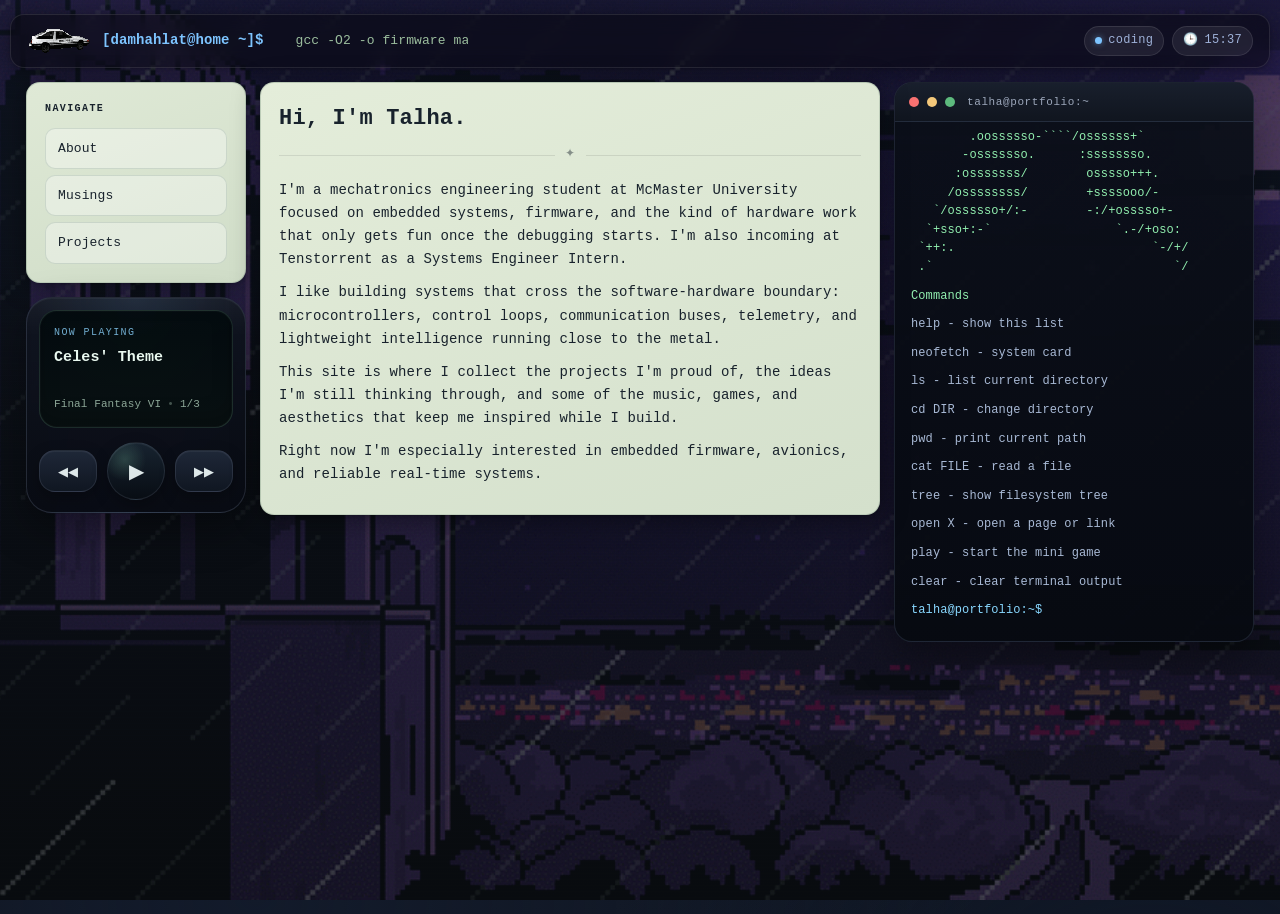
<file: index.html>
<!doctype html>
<html lang="en">
  <head>
    <meta charset="UTF-8" />
    <meta name="viewport" content="width=device-width, initial-scale=1" />
    <title>Talha</title>
    <link rel="icon" type="image/png" href="/assets/img/favicon.png" />

    <link rel="stylesheet" href="/assets/css/base.css" />
    <link rel="stylesheet" href="/assets/css/theme.css" />
    <link rel="stylesheet" href="/assets/css/layout.css" />
    <link rel="stylesheet" href="/assets/css/components.css" />

    <style>
      .navlist a.is-active { text-decoration: underline; }
      .brand__link.is-active { text-decoration: underline; }

      /* ── Topbar inner: stretch to fill height ── */
      .topbar {
        /* override so canvas can fill edge-to-edge vertically */
        padding: 0;
      }
      .topbar__inner {
        padding: 0 16px;
        min-height: 52px;
        align-items: stretch; /* children fill full height */
      }

      /* ── Brand / car ── */
      .brand {
        display: flex;
        align-items: center;
      }
      .brand-car {
        display: inline-flex;
        align-items: center;
        gap: 10px;
        text-decoration: none;
      }
      .car-sprite {
        display: inline-block;
        width: 65px;
        height: 28px;
        background-image: url('/assets/img/ae86_strip.png');
        background-repeat: no-repeat;
        background-size: 520px 28px;
        background-position: 0px 0px;
        image-rendering: pixelated;
        image-rendering: crisp-edges;
        flex-shrink: 0;
      }
      .brand-label {
        font-size: 14px;
        font-weight: 700;
        color: var(--accent);
        font-family: ui-monospace, SFMono-Regular, Menlo, Monaco, Consolas, monospace;
        white-space: nowrap;
      }

      /* ── Middle zone: typewriter ── */
      .topbar-middle {
        flex: 1;
        display: flex;
        align-items: center;
        padding: 0 20px;
        min-width: 0;
      }
      .typewriter {
        font-size: 13px;
        font-family: ui-monospace, SFMono-Regular, Menlo, Monaco, Consolas, monospace;
        color: rgba(180, 220, 180, 0.85);
        white-space: nowrap;
        overflow: hidden;
        display: flex;
        align-items: center;
        gap: 0;
      }
      .typewriter__text {
        /* text filled in by JS */
      }
      .typewriter__cursor {
        display: inline-block;
        width: 8px;
        height: 14px;
        background: rgba(180, 220, 180, 0.85);
        margin-left: 2px;
        vertical-align: middle;
        animation: cursor-blink 1s step-end infinite;
      }
      @keyframes cursor-blink {
        0%, 100% { opacity: 1; }
        50%       { opacity: 0; }
      }

      /* ── Right zone: cmatrix + pills ── */
      .topbar__meta {
        display: flex;
        align-items: stretch; /* let canvas fill height */
        gap: 8px;
        flex-wrap: nowrap;
        justify-content: flex-end;
        min-width: 0;
      }

      /* Matrix canvas */
      #matrix-canvas {
        display: block;
        align-self: center;
        opacity: 0.90;
        height: 36px;
        width: clamp(390px, 45vw, 640px);
        flex: 0 0 auto;
      }

      /* Pills need to re-center themselves since topbar stretches */
      .pill {
        align-self: center;
      }
    </style>
  </head>

  <body>
    <a class="skip-link" href="#content">Skip to content</a>
    <div class="site-bg" aria-hidden="true"></div>

    <header class="topbar frame">
      <div class="topbar__inner">

        <!-- Left: car + hostname -->
        <div class="brand">
          <a class="brand-car" href="/" id="home-link" aria-label="damhahlat home">
            <span class="car-sprite" id="car-sprite" aria-hidden="true"></span>
            <span class="brand-label">[damhahlat@home ~]$</span>
          </a>
        </div>

        <!-- Middle: typewriter -->
        <div class="topbar-middle">
          <div class="typewriter">
            <span class="typewriter__text" id="tw-text"></span>
            <span class="typewriter__cursor" id="tw-cursor"></span>
          </div>
        </div>

        <!-- Right: matrix + status + clock -->
        <div class="topbar__meta">
          <canvas id="matrix-canvas" aria-hidden="true"></canvas>
          <span class="pill" id="status-pill" title="vibing">
            <span class="dot"></span> calm
          </span>
          <span class="pill" title="Local time">
            <span aria-hidden="true">🕒</span> <span id="clock">--:--</span>
          </span>
        </div>

      </div>
    </header>

    <main class="frame shell" id="content">
      <aside class="sidebar-stack">
        <section class="panel panel--nav" aria-label="Primary navigation">
          <h2 class="panel__title">Navigate</h2>
          <nav>
          <ul class="navlist">
            <li><a href="/about/">About</a></li>
            <li><a href="/musings/">Musings</a></li>
            <li><a href="/projects/">Projects</a></li>
          </ul>
        </nav>
      </section>

        <section class="musicbox musicbox--console" aria-label="Music player">
          <div class="musicbox__shell">
            <div class="musicbox__screen">
              <div class="musicbox__label">NOW PLAYING</div>
              <div class="musicbox__title" id="np-track">Celes' Theme</div>
              <div class="musicbox__meta">
                <span id="np-game">Final Fantasy VI</span>
                <span class="musicbox__sep">•</span>
                <span id="np-index">1/3</span>
              </div>
            </div>

            <div class="musicbox__controls">
              <button class="mbtn mbtn--side" id="btn-prev" aria-label="Previous track">◀◀</button>
              <button class="mbtn mbtn--play" id="btn-play" aria-label="Play or pause">▶</button>
              <button class="mbtn mbtn--side" id="btn-next" aria-label="Next track">▶▶</button>
            </div>
          </div>
          <audio id="audio" preload="auto"></audio>
        </section>
      </aside>

      <section class="panel panel--main" id="spa-content">
        <div class="prose">
          <h1>Hi, I'm Talha.</h1>
          <div class="ornament" aria-hidden="true"><span>✦</span></div>
          <p>I'm a mechatronics engineering student at McMaster University focused on embedded systems, firmware, and the kind of hardware work that only gets fun once the debugging starts. I'm also incoming at Tenstorrent as a Systems Engineer Intern.</p>
          <p>I like building systems that cross the software-hardware boundary: microcontrollers, control loops, communication buses, telemetry, and lightweight intelligence running close to the metal.</p>
          <p>This site is where I collect the projects I'm proud of, the ideas I'm still thinking through, and some of the music, games, and aesthetics that keep me inspired while I build.</p>
          <p>Right now I'm especially interested in embedded firmware, avionics, and reliable real-time systems.</p>
        </div>
      </section>

      <section class="terminal-card" aria-label="Interactive terminal">
        <div class="terminal-card__topbar">
          <span class="terminal-card__dot terminal-card__dot--red" aria-hidden="true"></span>
          <span class="terminal-card__dot terminal-card__dot--yellow" aria-hidden="true"></span>
          <span class="terminal-card__dot terminal-card__dot--green" aria-hidden="true"></span>
          <span class="terminal-card__title">talha@portfolio:~</span>
        </div>

        <div class="terminal-card__body">
          <div class="terminal-screen" id="terminal-screen" aria-live="polite">
            <div class="terminal-output" id="terminal-output"></div>

            <form class="terminal-inputbar terminal-inputbar--inline" id="terminal-form" autocomplete="off">
              <label class="terminal-prompt" for="terminal-input">talha@portfolio:~$</label>
              <input
                class="terminal-input"
                id="terminal-input"
                name="command"
                type="text"
                spellcheck="false"
                autocomplete="off"
                autocapitalize="off"
                aria-label="Terminal command input"
              />
            </form>
          </div>
        </div>
      </section>
    </main>

    <script src="/assets/js/spa.js"></script>
    <script>
    /* Handle ?redirect=/path/ from sub-page direct loads */
    (function() {
      var params = new URLSearchParams(window.location.search);
      var redirect = params.get("redirect");
      if (redirect) {
        // Clean the URL first, then let SPA navigate
        history.replaceState({}, "", redirect);
        // Small delay to let spa.js initialise first
        setTimeout(function() {
          var link = document.querySelector('.navlist a[href="' + redirect + '"]');
          if (link) link.click();
          else {
            // Fallback: fetch directly
            var url = new URL(redirect, window.location.origin);
            fetch(url.href)
              .then(function(r) { return r.text(); })
              .then(function(text) {
                var doc = new DOMParser().parseFromString(text, "text/html");
                var incoming = doc.getElementById("spa-content");
                var current  = document.getElementById("spa-content");
                if (incoming && current) {
                  current.innerHTML = incoming.innerHTML;
                  if (doc.title) document.title = doc.title;
                }
              });
          }
        }, 80);
      }
    })();
    </script>
    <script src="/assets/js/main.js"></script>

    <script>
    /* ════════════════════════════════
       AE86 SPIN
    ════════════════════════════════ */
    (function() {
      var sprite = document.getElementById("car-sprite");
      if (!sprite) return;
      var SLOT_W = 65, FRAMES = 8, frame = 0, timer = null;
      function setFrame(f) {
        frame = ((f % FRAMES) + FRAMES) % FRAMES;
        sprite.style.backgroundPosition = (-frame * SLOT_W) + "px 0px";
      }
      function spin() {
        timer = setInterval(function() { setFrame(frame + 1); }, 90);
        setTimeout(function() {
          clearInterval(timer); timer = null;
          setFrame(0);
          setTimeout(spin, 4500);
        }, 90 * FRAMES * 2); // 2 full rotations
      }
      setFrame(0);
      setTimeout(spin, 2000);
    })();
    </script>

    <script>
    /* ════════════════════════════════
       TYPEWRITER
    ════════════════════════════════
       Types each phrase, pauses, deletes, moves to next.
       Realistic variable speed — slightly random per char.
    ════════════════════════════════ */
    (function() {
      var el = document.getElementById("tw-text");
      if (!el) return;

      var phrases = [
        "gcc -O2 -o firmware main.c",
        "openocd && gdb target.elf",
        "git commit -m \"bringup works\"",
        "ssh takumi@akina.local",
        "while(1) { learn(); }",
        "grep -r \"UART\" .   # found it",
        "printf(\"telemetry online\\n\");",
        "mosquitto_pub -t rocket/data",
        "i2cdetect -y 1",
        "cat /proc/self/status",
      ];

      var idx = 0, pos = 0, deleting = false;

      // Randomise typing speed per char for realism
      function typeDelay()   { return 60 + Math.random() * 60; }
      function deleteDelay() { return 30 + Math.random() * 20; }

      function tick() {
        var phrase = phrases[idx];

        if (!deleting) {
          // Type one char
          pos++;
          el.textContent = phrase.slice(0, pos);
          if (pos === phrase.length) {
            // Finished typing — pause then start deleting
            setTimeout(function() { deleting = true; tick(); }, 1800);
            return;
          }
          setTimeout(tick, typeDelay());
        } else {
          // Delete one char
          pos--;
          el.textContent = phrase.slice(0, pos);
          if (pos === 0) {
            // Finished deleting — pause then move to next phrase
            deleting = false;
            idx = (idx + 1) % phrases.length;
            setTimeout(tick, 500);
            return;
          }
          setTimeout(tick, deleteDelay());
        }
      }

      // Start after a short delay
      setTimeout(tick, 1200);
    })();
    </script>

    <script>
    /* ════════════════════════════════
       CMATRIX RAIN — no background box
       Fills the full topbar height
    ════════════════════════════════ */
    (function() {
      var canvas = document.getElementById("matrix-canvas");
      if (!canvas) return;
      var ctx = canvas.getContext("2d");

      // Size canvas to match topbar height exactly
      function resize() {
        var dpr = Math.max(1, window.devicePixelRatio || 1);
        var cssHeight = 36;
        var cssWidth = Math.round(canvas.getBoundingClientRect().width || 320);
        canvas.height = Math.round(cssHeight * dpr);
        canvas.width  = Math.round(cssWidth * dpr);
        ctx.setTransform(dpr, 0, 0, dpr, 0, 0);
        initDrops();
      }

      var CHARS = "アイウエオカキクケコサシスセソタチツテトナニヌネノハヒフヘホマミムメモヤユヨラリルレロワヲン0123456789";
      var FONT  = 9;
      var drops = [];

      function initDrops() {
        var cols = Math.floor(canvas.width / FONT);
        drops = [];
        for (var i = 0; i < cols; i++) {
          // Stagger starts so they don't all begin at top
          drops.push(Math.random() * -(canvas.height / FONT));
        }
      }

      function randChar() {
        return CHARS[Math.floor(Math.random() * CHARS.length)];
      }

      function draw() {
        var h = canvas.height / (window.devicePixelRatio || 1);
        var w = canvas.width / (window.devicePixelRatio || 1);
        var cols = Math.floor(w / FONT);

        // Fade — transparent so topbar bg shows through
        ctx.fillStyle = "rgba(0, 0, 0, 0)";
        ctx.clearRect(0, 0, w, h);

        // Subtle column fade trails using shadow rects
        ctx.fillStyle = "rgba(0,10,0, 0.25)";
        ctx.fillRect(0, 0, w, h);

        ctx.font = FONT + "px monospace";

        for (var i = 0; i < cols; i++) {
          var y = Math.floor(drops[i]) * FONT;

          // Head — bright
          ctx.fillStyle = "#88ffaa";
          ctx.fillText(randChar(), i * FONT, y);

          // One step behind — mid
          if (drops[i] > 1) {
            ctx.fillStyle = "#00bb44";
            ctx.fillText(randChar(), i * FONT, y - FONT);
          }

          // Two steps — dim
          if (drops[i] > 2) {
            ctx.fillStyle = "#007722";
            ctx.fillText(randChar(), i * FONT, y - FONT * 2);
          }

          // Reset when off bottom
          if (y > h && Math.random() > 0.90) {
            drops[i] = 0;
          }
          drops[i] += 0.45;
        }
      }

      resize();
      window.addEventListener("resize", resize);
      setInterval(draw, 55);
    })();
    </script>

  </body>
</html>
</file>
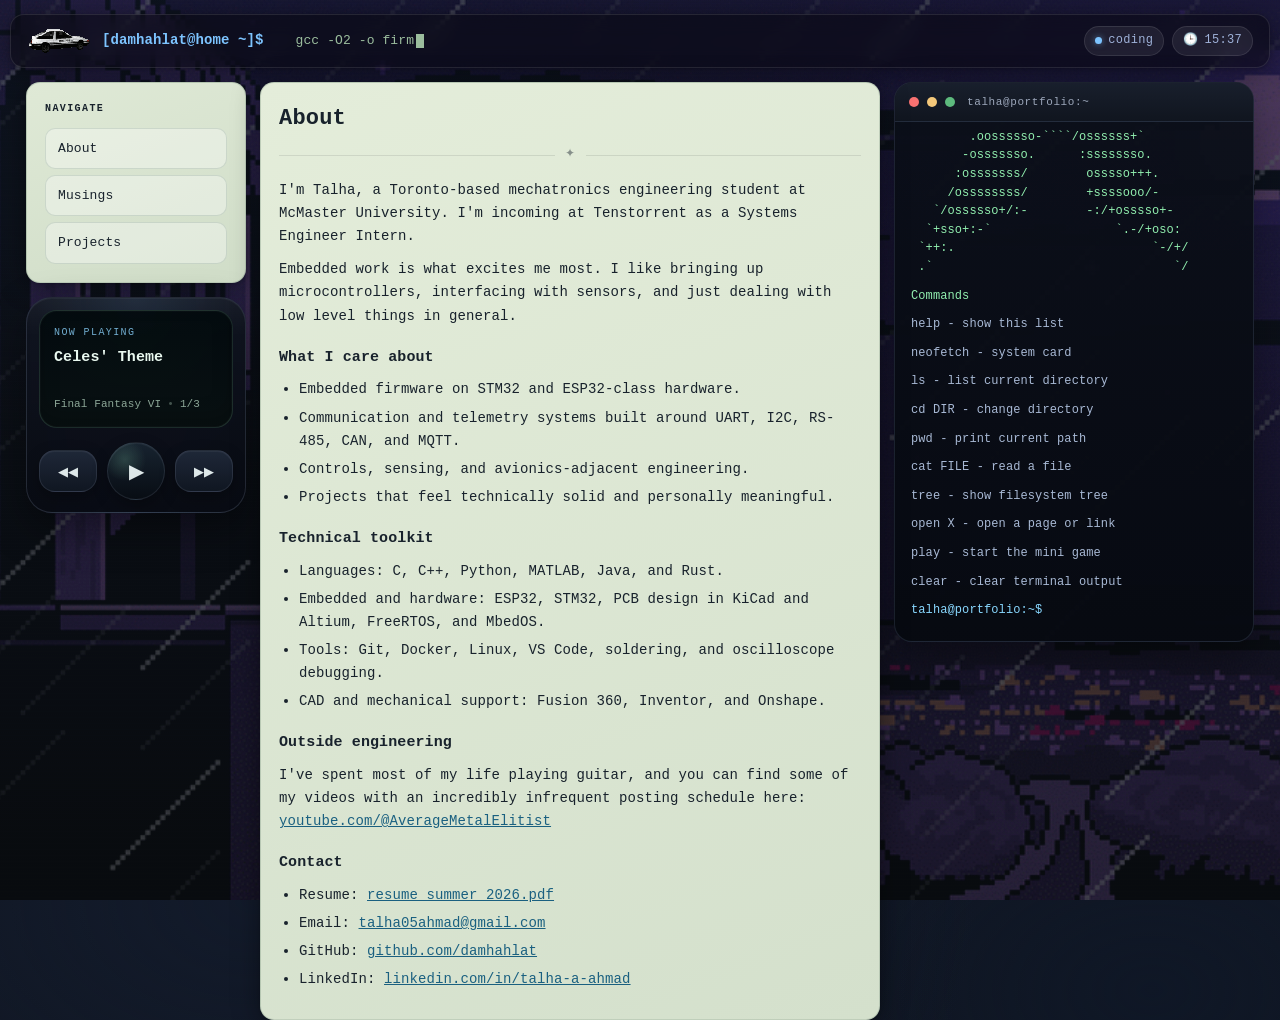
<file: about/index.html>
<!doctype html>
<html lang="en">
  <head>
    <meta charset="UTF-8" />
    <meta name="viewport" content="width=device-width, initial-scale=1" />
    <title>About • Talha</title>
    <link rel="icon" type="image/png" href="/assets/img/favicon.png" />
    <link rel="stylesheet" href="/assets/css/base.css" />
    <link rel="stylesheet" href="/assets/css/theme.css" />
    <link rel="stylesheet" href="/assets/css/layout.css" />
    <link rel="stylesheet" href="/assets/css/components.css" />
  <script>
    // If loaded directly (not via SPA), redirect to homepage which will load this content
    if (!document.referrer.includes(window.location.hostname) ||
        !window.history.state) {
      var path = window.location.pathname;
      if (path !== "/" && path !== "/index.html") {
        window.location.replace("/?redirect=" + encodeURIComponent(path));
      }
    }
  </script>
  </head>
  <body>
    <section id="spa-content" class="panel panel--main">
      <div class="prose">
        <h1>About</h1>
        <div class="ornament" aria-hidden="true"><span>✦</span></div>
        <p>I'm Talha, a Toronto-based mechatronics engineering student at McMaster University. I'm incoming at Tenstorrent as a Systems Engineer Intern.</p>
        <p>Embedded work is what excites me most. I like bringing up microcontrollers, interfacing with sensors, and just dealing with low level things in general.</p>

        <h2>What I care about</h2>
        <ul>
          <li>Embedded firmware on STM32 and ESP32-class hardware.</li>
          <li>Communication and telemetry systems built around UART, I2C, RS-485, CAN, and MQTT.</li>
          <li>Controls, sensing, and avionics-adjacent engineering.</li>
          <li>Projects that feel technically solid and personally meaningful.</li>
        </ul>

        <h2>Technical toolkit</h2>
        <ul>
          <li>Languages: C, C++, Python, MATLAB, Java, and Rust.</li>
          <li>Embedded and hardware: ESP32, STM32, PCB design in KiCad and Altium, FreeRTOS, and MbedOS.</li>
          <li>Tools: Git, Docker, Linux, VS Code, soldering, and oscilloscope debugging.</li>
          <li>CAD and mechanical support: Fusion 360, Inventor, and Onshape.</li>
        </ul>

        <h2>Outside engineering</h2>
        <p>I've spent most of my life playing guitar, and you can find some of my videos with an incredibly infrequent posting schedule here: <a href="https://www.youtube.com/@AverageMetalElitist" target="_blank" rel="noreferrer">youtube.com/@AverageMetalElitist</a></p>

        <h2>Contact</h2>
        <ul>
          <li>Resume: <a href="/assets/docs/resume_summer_2026.pdf" target="_blank" rel="noreferrer">resume_summer_2026.pdf</a></li>
          <li>Email: <a href="mailto:talha05ahmad@gmail.com">talha05ahmad@gmail.com</a></li>
          <li>GitHub: <a href="https://github.com/damhahlat" target="_blank" rel="noreferrer">github.com/damhahlat</a></li>
          <li>LinkedIn: <a href="https://www.linkedin.com/in/talha-a-ahmad/" target="_blank" rel="noreferrer">linkedin.com/in/talha-a-ahmad</a></li>
        </ul>
      </div>
    </section>
  </body>
</html>
</file>
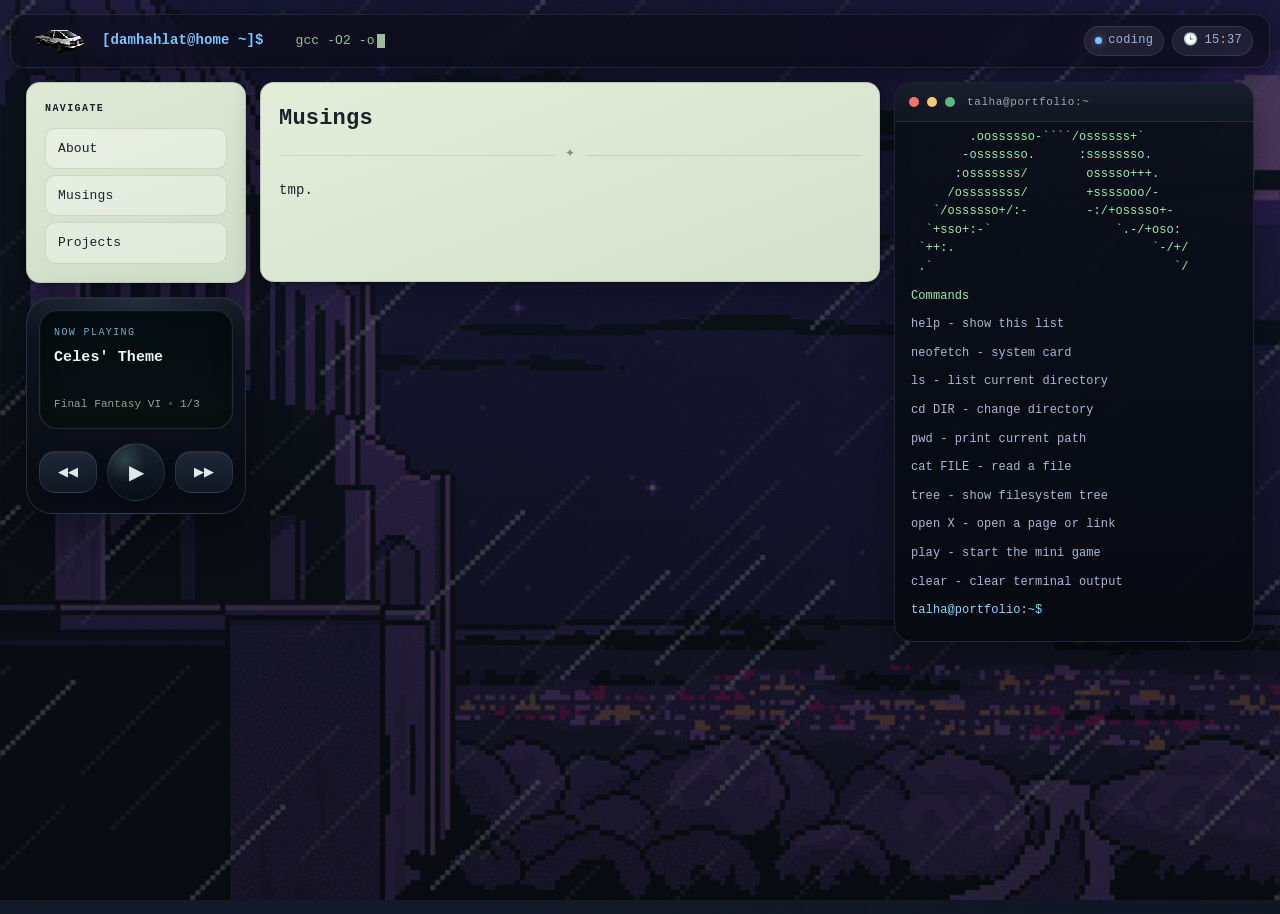
<file: musings/index.html>
<!doctype html>
<html lang="en">
  <head>
    <meta charset="UTF-8" />
    <meta name="viewport" content="width=device-width, initial-scale=1" />
    <title>Musings • Talha</title>
    <link rel="icon" type="image/png" href="/assets/img/favicon.png" />
    <link rel="stylesheet" href="/assets/css/base.css" />
    <link rel="stylesheet" href="/assets/css/theme.css" />
    <link rel="stylesheet" href="/assets/css/layout.css" />
    <link rel="stylesheet" href="/assets/css/components.css" />
  <script>
    if (!document.referrer.includes(window.location.hostname) ||
        !window.history.state) {
      var path = window.location.pathname;
      if (path !== "/" && path !== "/index.html") {
        window.location.replace("/?redirect=" + encodeURIComponent(path));
      }
    }
  </script>
  </head>
  <body>
    <section id="spa-content" class="panel panel--main">
      <div class="prose">
        <h1>Musings</h1>
        <div class="ornament" aria-hidden="true"><span>✦</span></div>
        <p>tmp.</p>
      </div>
    </section>
  </body>
</html>
</file>
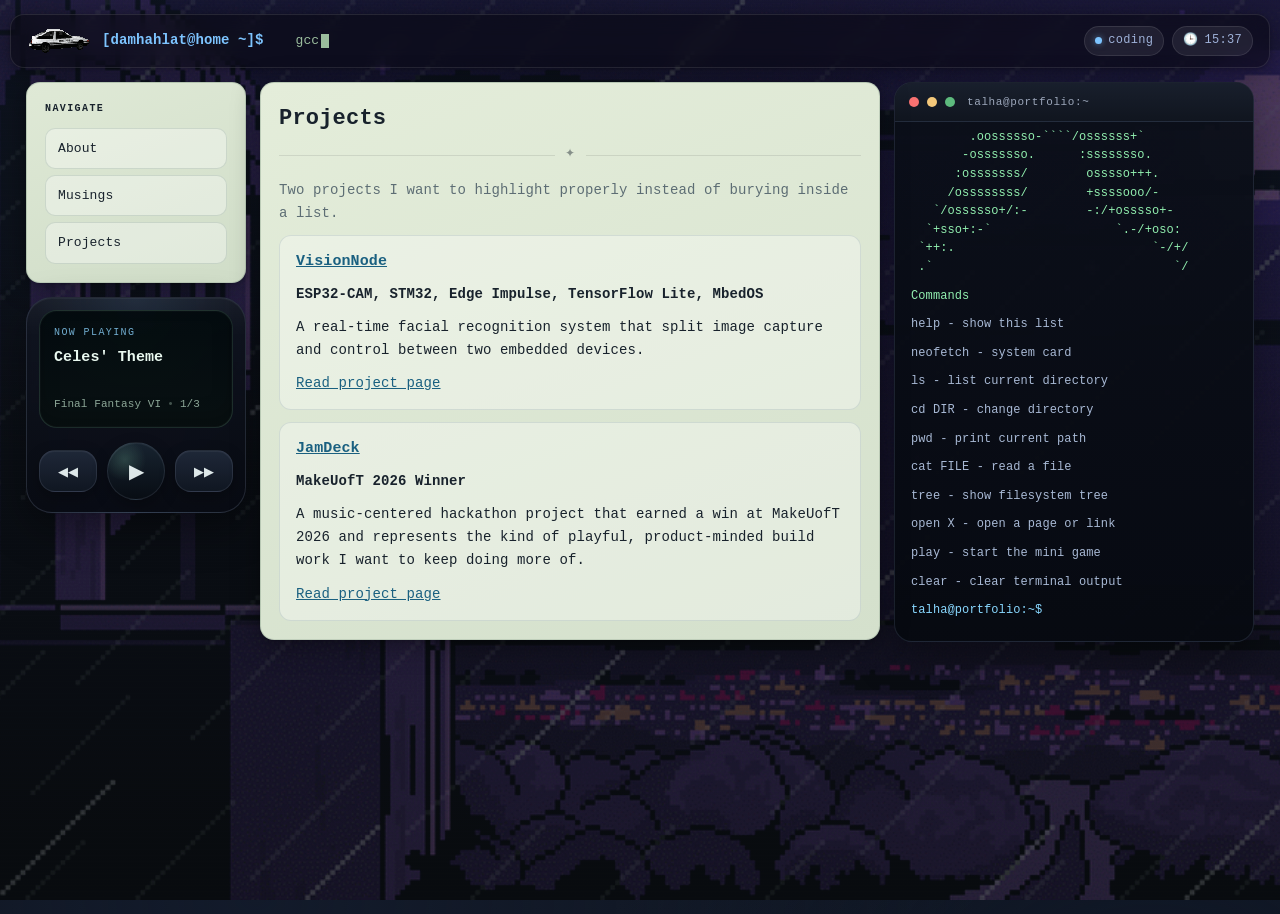
<file: projects/index.html>
<!doctype html>
<html lang="en">
  <head>
    <meta charset="UTF-8" />
    <meta name="viewport" content="width=device-width, initial-scale=1" />
    <title>Projects • Talha</title>
    <link rel="icon" type="image/png" href="/assets/img/favicon.png" />
    <link rel="stylesheet" href="/assets/css/base.css" />
    <link rel="stylesheet" href="/assets/css/theme.css" />
    <link rel="stylesheet" href="/assets/css/layout.css" />
    <link rel="stylesheet" href="/assets/css/components.css" />
  <script>
    if (!document.referrer.includes(window.location.hostname) ||
        !window.history.state) {
      var path = window.location.pathname;
      if (path !== "/" && path !== "/index.html") {
        window.location.replace("/?redirect=" + encodeURIComponent(path));
      }
    }
  </script>
  </head>
  <body>
    <section id="spa-content" class="panel panel--main">
      <div class="prose">
        <h1>Projects</h1>
        <div class="ornament" aria-hidden="true"><span>✦</span></div>
        <p class="subtle">Two projects I want to highlight properly instead of burying inside a list.</p>

        <div class="stack-list">
          <div class="stack-item">
            <h2><a href="/projects/visionnode/">VisionNode</a></h2>
            <p><strong>ESP32-CAM, STM32, Edge Impulse, TensorFlow Lite, MbedOS</strong></p>
            <p>A real-time facial recognition system that split image capture and control between two embedded devices.</p>
            <p><a href="/projects/visionnode/">Read project page</a></p>
          </div>

          <div class="stack-item">
            <h2><a href="/projects/jamdeck/">JamDeck</a></h2>
            <p><strong>MakeUofT 2026 Winner</strong></p>
            <p>A music-centered hackathon project that earned a win at MakeUofT 2026 and represents the kind of playful, product-minded build work I want to keep doing more of.</p>
            <p><a href="/projects/jamdeck/">Read project page</a></p>
          </div>
        </div>
      </div>
    </section>
  </body>
</html>
</file>
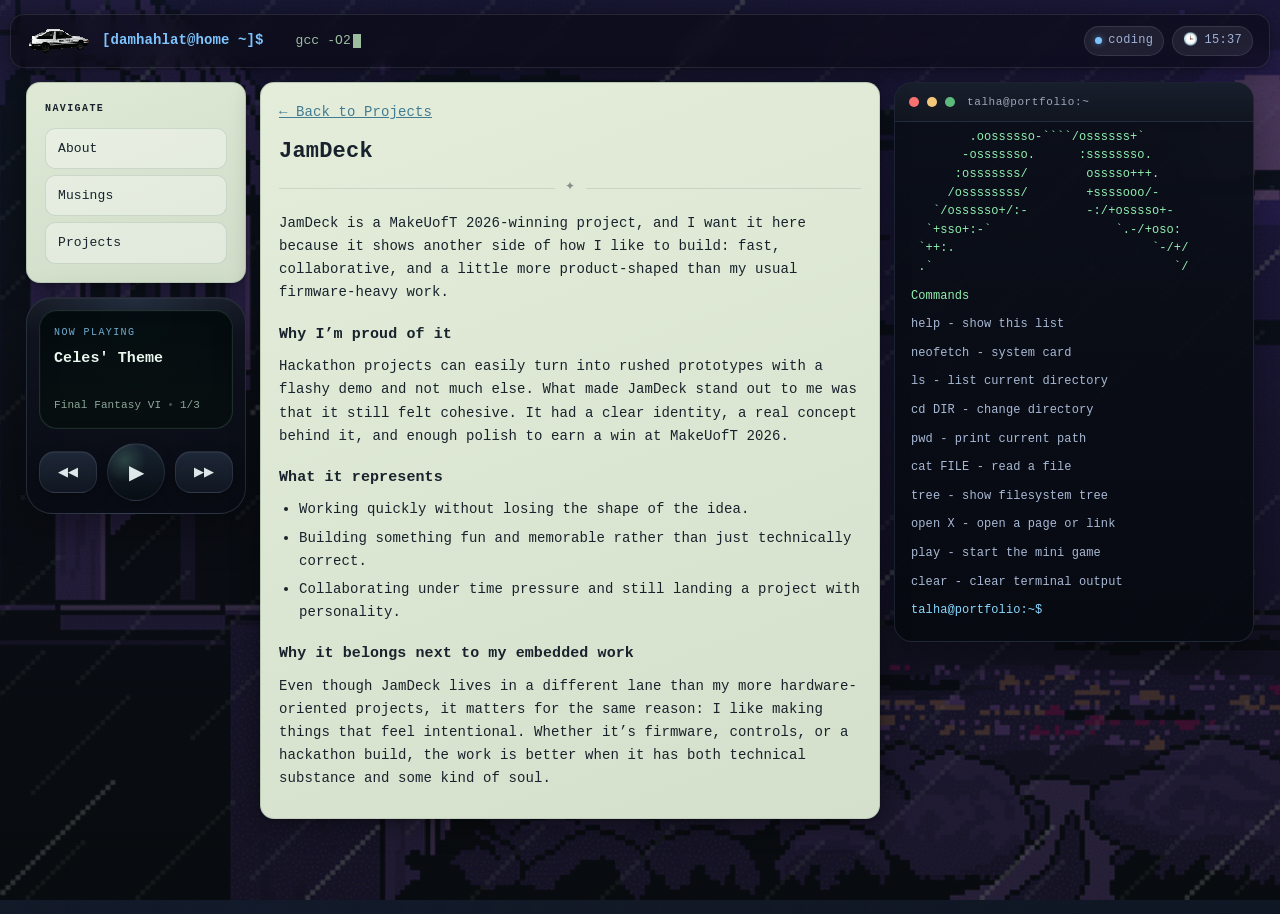
<file: projects/jamdeck/index.html>
<!doctype html>
<html lang="en">
  <head>
    <meta charset="UTF-8" />
    <meta name="viewport" content="width=device-width, initial-scale=1" />
    <title>JamDeck • Talha</title>
    <link rel="icon" type="image/png" href="/assets/img/favicon.png" />
    <link rel="stylesheet" href="/assets/css/base.css" />
    <link rel="stylesheet" href="/assets/css/theme.css" />
    <link rel="stylesheet" href="/assets/css/layout.css" />
    <link rel="stylesheet" href="/assets/css/components.css" />
  <script>
    if (!document.referrer.includes(window.location.hostname) ||
        !window.history.state) {
      var path = window.location.pathname;
      if (path !== "/" && path !== "/index.html") {
        window.location.replace("/?redirect=" + encodeURIComponent(path));
      }
    }
  </script>
  </head>
  <body>
    <section id="spa-content" class="panel panel--main">
      <div class="prose">
        <p class="subtle"><a href="/projects/">← Back to Projects</a></p>
        <h1>JamDeck</h1>
        <div class="ornament" aria-hidden="true"><span>✦</span></div>
        <p>JamDeck is a MakeUofT 2026-winning project, and I want it here because it shows another side of how I like to build: fast, collaborative, and a little more product-shaped than my usual firmware-heavy work.</p>

        <h2>Why I’m proud of it</h2>
        <p>Hackathon projects can easily turn into rushed prototypes with a flashy demo and not much else. What made JamDeck stand out to me was that it still felt cohesive. It had a clear identity, a real concept behind it, and enough polish to earn a win at MakeUofT 2026.</p>

        <h2>What it represents</h2>
        <ul>
          <li>Working quickly without losing the shape of the idea.</li>
          <li>Building something fun and memorable rather than just technically correct.</li>
          <li>Collaborating under time pressure and still landing a project with personality.</li>
        </ul>

        <h2>Why it belongs next to my embedded work</h2>
        <p>Even though JamDeck lives in a different lane than my more hardware-oriented projects, it matters for the same reason: I like making things that feel intentional. Whether it’s firmware, controls, or a hackathon build, the work is better when it has both technical substance and some kind of soul.</p>
      </div>
    </section>
  </body>
</html>
</file>
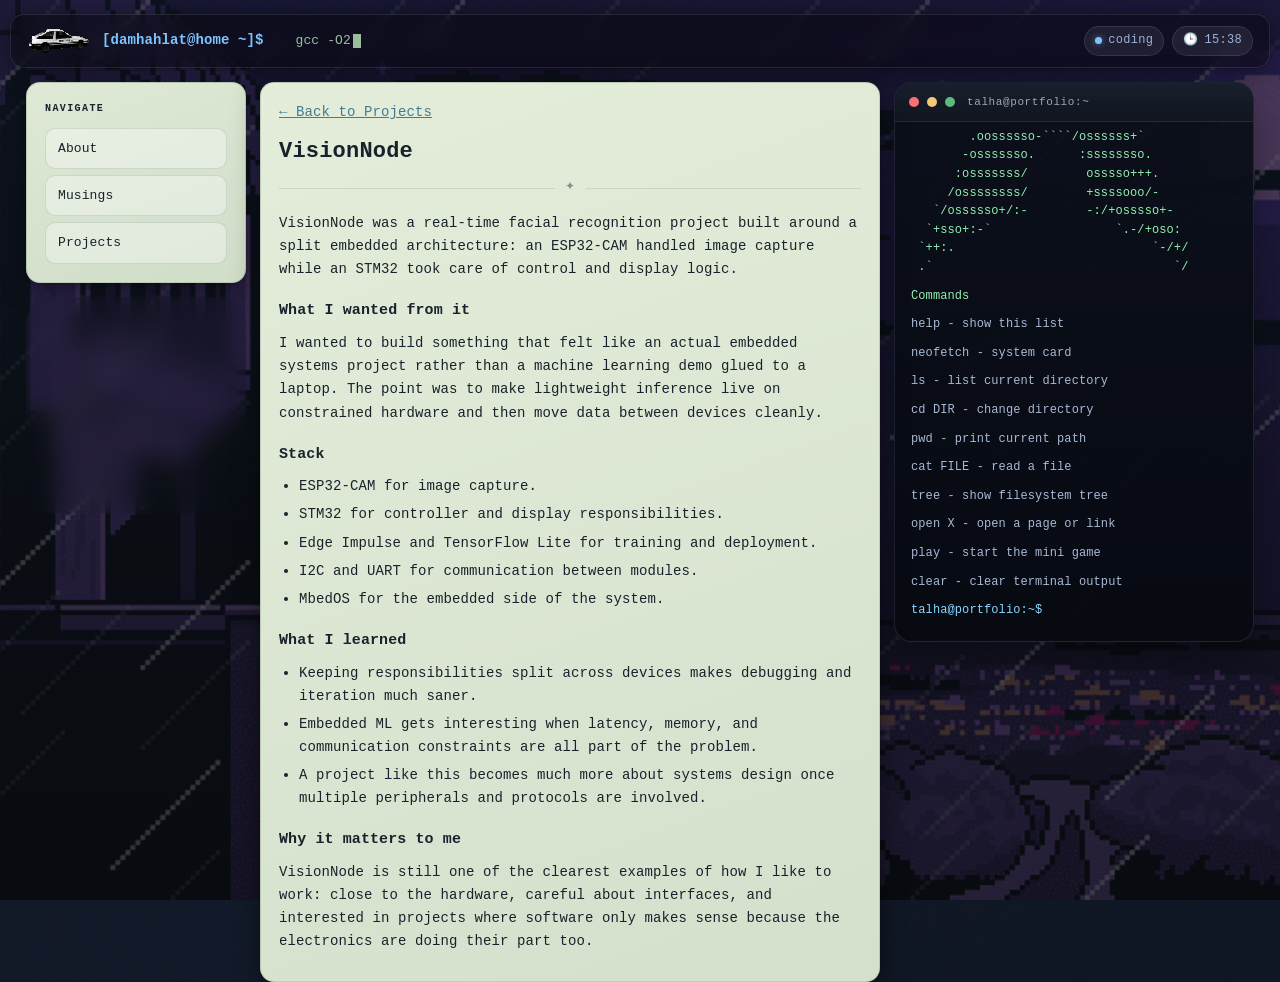
<file: projects/visionnode/index.html>
<!doctype html>
<html lang="en">
  <head>
    <meta charset="UTF-8" />
    <meta name="viewport" content="width=device-width, initial-scale=1" />
    <title>VisionNode • Talha</title>
    <link rel="icon" type="image/png" href="/assets/img/favicon.png" />
    <link rel="stylesheet" href="/assets/css/base.css" />
    <link rel="stylesheet" href="/assets/css/theme.css" />
    <link rel="stylesheet" href="/assets/css/layout.css" />
    <link rel="stylesheet" href="/assets/css/components.css" />
  <script>
    if (!document.referrer.includes(window.location.hostname) ||
        !window.history.state) {
      var path = window.location.pathname;
      if (path !== "/" && path !== "/index.html") {
        window.location.replace("/?redirect=" + encodeURIComponent(path));
      }
    }
  </script>
  </head>
  <body>
    <section id="spa-content" class="panel panel--main">
      <div class="prose">
        <p class="subtle"><a href="/projects/">← Back to Projects</a></p>
        <h1>VisionNode</h1>
        <div class="ornament" aria-hidden="true"><span>✦</span></div>
        <p>VisionNode was a real-time facial recognition project built around a split embedded architecture: an ESP32-CAM handled image capture while an STM32 took care of control and display logic.</p>

        <h2>What I wanted from it</h2>
        <p>I wanted to build something that felt like an actual embedded systems project rather than a machine learning demo glued to a laptop. The point was to make lightweight inference live on constrained hardware and then move data between devices cleanly.</p>

        <h2>Stack</h2>
        <ul>
          <li>ESP32-CAM for image capture.</li>
          <li>STM32 for controller and display responsibilities.</li>
          <li>Edge Impulse and TensorFlow Lite for training and deployment.</li>
          <li>I2C and UART for communication between modules.</li>
          <li>MbedOS for the embedded side of the system.</li>
        </ul>

        <h2>What I learned</h2>
        <ul>
          <li>Keeping responsibilities split across devices makes debugging and iteration much saner.</li>
          <li>Embedded ML gets interesting when latency, memory, and communication constraints are all part of the problem.</li>
          <li>A project like this becomes much more about systems design once multiple peripherals and protocols are involved.</li>
        </ul>

        <h2>Why it matters to me</h2>
        <p>VisionNode is still one of the clearest examples of how I like to work: close to the hardware, careful about interfaces, and interested in projects where software only makes sense because the electronics are doing their part too.</p>
      </div>
    </section>
  </body>
</html>
</file>
<file: assets/css/base.css>
/* assets/css/base.css */
:root { color-scheme: dark; }

*, *::before, *::after { box-sizing: border-box; }
html, body { height: 100%; }

body {
  margin: 0;
  font: 14px/1.65 ui-monospace, SFMono-Regular, Menlo, Monaco, Consolas,
        "Liberation Mono", "Courier New", monospace;
  letter-spacing: .1px;
}

/* DO NOT set a { color: inherit } globally — each context controls link color */

img { max-width: 100%; height: auto; display: block; }

.skip-link {
  position: absolute;
  left: -999px;
  top: 8px;
  padding: 8px 10px;
  border-radius: 10px;
  background: #111;
  color: #fff;
  z-index: 999;
}
.skip-link:focus { left: 8px; }

.small { font-size: 12px; }

html {
  cursor: url("../img/keyblade.cur"), auto;
}

a, button {
  cursor: url("../img/keyblade.cur"), pointer;
}
</file>
<file: assets/css/theme.css>
:root {
  --bg-0: #0b0f14;
  --bg-1: #111723;
  --panel-bg-start: rgba(226,235,218,.95);
  --panel-bg-end:   rgba(212,224,205,.93);
  --border: rgba(255,255,255,0.08);
  --text: #d7e3ff;
  --muted: #9fb2d9;
  --accent: #7dc4ff;
  --accent-soft: rgba(125,196,255,0.18);

  /* Light panel ink colors */
  --ink:       #18222c;
  --ink-muted: #3d4f5c;
  --stroke:    rgba(80,110,130,0.22);
  --stroke2:   rgba(80,110,130,0.14);

  /* Shared tokens */
  --radius: 14px;
  --shadow: 0 4px 28px rgba(0,0,0,.40), 0 1px 4px rgba(0,0,0,.18);
}

/* ── Body background ── */
body {
  background:
    radial-gradient(1200px 800px at 20% 0%, #121a2a 0%, transparent 60%),
    radial-gradient(900px 600px at 90% 10%, #0f1726 0%, transparent 60%),
    linear-gradient(180deg, var(--bg-1), var(--bg-0));
  color: var(--text);
}

/* ── Animated background layer ── */
.site-bg {
  position: fixed;
  inset: 0;
  pointer-events: none;
  z-index: 0;
}
.site-bg::before {
  content: "";
  position: absolute;
  inset: 0;
  background-image: url("/assets/img/background2.gif");
  background-size: cover;
  background-position: center;
  background-repeat: no-repeat;
  opacity: 0.25;
  filter: saturate(0.9) contrast(1.05);
}
.site-bg::after {
  content: "";
  position: absolute;
  inset: 0;
  background: repeating-linear-gradient(
    to bottom,
    rgba(255,255,255,0.02) 0px,
    rgba(255,255,255,0.02) 1px,
    transparent 1px,
    transparent 3px
  );
  opacity: 0.15;
}

/* ── Vignette ── */
.vignette {
  position: fixed;
  inset: 0;
  pointer-events: none;
  z-index: 0;
  background: radial-gradient(ellipse at center, transparent 40%, rgba(0,0,0,.55) 100%);
}

/* ── Global link color (outside panels) ── */
a             { color: var(--accent); }
a:hover       { text-shadow: 0 0 6px var(--accent-soft); }

hr { border: none; border-top: 1px solid var(--border); }

/* ── Topbar / footer sit above bg ── */
header, main, footer { position: relative; z-index: 1; }
</file>
<file: assets/css/layout.css>
/* ── Max-width centering frame ── */
.frame {
  max-width: 1484px;
  margin-left: auto;
  margin-right: auto;
  padding-left: 16px;
  padding-right: 16px;
}

/* ── Topbar ── */
.topbar {
  position: relative;
  overflow: hidden;
  border-radius: var(--radius);
  background: rgba(0,0,0,.40);
  border: 1px solid rgba(255,255,255,.10);
  box-shadow: var(--shadow);
  backdrop-filter: blur(10px);
  margin-top: 14px;
  margin-bottom: 14px;
}
.topbar__inner {
  display: flex;
  justify-content: space-between;
  gap: 12px;
  padding: 12px 16px;
  align-items: center;
}

.brand { display: flex; gap: 10px; align-items: baseline; }
.brand__link {
  color: var(--accent);
  text-decoration: none;
  font-size: 14px;
  font-weight: 700;
}
.brand__link:hover { text-shadow: 0 0 6px var(--accent-soft); }

.topbar__meta {
  display: flex;
  gap: 8px;
  align-items: center;
  flex-wrap: wrap;
}

/* ── Shell: sidebar + main ── */
.shell {
  display: grid;
  grid-template-columns: 220px 836px 400px;
  gap: 14px;
  align-items: start;
  margin-bottom: 14px;
}

.sidebar-stack {
  display: grid;
  gap: 14px;
  align-self: start;
  width: 220px;
}

.shell > .sidebar-stack { grid-column: 1; }
.shell > .panel--main { grid-column: 2; }
.shell > .terminal-card {
  grid-column: 3;
  width: 400px;
  transform: none;
}

@media (max-width: 860px) {
  .shell { grid-template-columns: 1fr; }
  .topbar__inner { align-items: flex-start; }
  .sidebar-stack { order: 2; width: auto; }
  .shell > .sidebar-stack,
  .shell > .panel--main,
  .shell > .terminal-card {
    grid-column: 1;
    width: auto;
    transform: none;
  }
}

@media (max-width: 1480px) {
  .frame {
    max-width: 1260px;
  }

  .shell {
    grid-template-columns: 220px minmax(0, 1fr) 360px;
  }

  .shell > .terminal-card {
    width: 360px;
  }
}

/* ── Main panel ── */
.panel--main {
  position: relative;
  /* overflow hidden keeps stickers clipped to the panel */
  overflow: hidden;
  min-height: 200px;
}

/* ── About grid ── */
.about-grid {
  display: grid;
  grid-template-columns: 1.4fr 0.9fr;
  gap: 16px;
  align-items: start;
}
@media (max-width: 860px) { .about-grid { grid-template-columns: 1fr; } }
.about-photo { width: 100%; height: auto; border-radius: 10px; }
.about-caption { font-size: 0.88rem; opacity: 0.80; margin-top: 8px; }
.about-card { padding: 12px; border-radius: 10px; border: 1px solid var(--stroke); }
.about-note { margin-top: 18px; opacity: 0.88; font-size: 0.93rem; }

/* ── Footer ── */
.footer {
  border-radius: var(--radius);
  background: rgba(0,0,0,.24);
  border: 1px solid rgba(255,255,255,.08);
  backdrop-filter: blur(8px);
  margin-bottom: 14px;
}
.footer__inner {
  display: flex;
  gap: 10px;
  align-items: center;
  justify-content: center;
  padding: 12px 14px;
}
</file>
<file: assets/css/components.css>
/* ════════════════════════════════
   PANELS  —  light parchment cards
   ════════════════════════════════ */
.panel {
  border-radius: var(--radius);
  background: linear-gradient(160deg, #e4edda, #d4e0cc);
  border: 1px solid rgba(100,130,110,.28);
  box-shadow: var(--shadow);
  padding: 18px;

  /* ── KEY FIX: force dark ink on every descendant ── */
  color: #18222c !important;
}

.panel--nav {
  background: linear-gradient(160deg, #dfe9d6, #d0ddc8);
}

/* Every text element inside any panel gets dark ink explicitly */
.panel h1, .panel h2, .panel h3, .panel h4,
.panel p, .panel li, .panel span, .panel label,
.panel div {
  color: #18222c;
}

.panel .subtle {
  color: #3d4f5c;
  opacity: 0.80;
}

/* ── Nav list ── */
.panel__title {
  margin: 0 0 10px 0;
  font-size: 10px;
  letter-spacing: 1.4px;
  text-transform: uppercase;
  color: #3d4f5c;
}

.navlist {
  list-style: none;
  padding: 0;
  margin: 0;
  display: flex;
  flex-direction: column;
  gap: 6px;
}

.navlist a {
  display: block;
  padding: 9px 12px;
  border-radius: 10px;
  border: 1px solid rgba(80,110,100,.18);
  background: rgba(255,255,255,.35);
  text-decoration: none;

  /* explicit dark color — overrides global a { color: var(--accent) } */
  color: #18222c !important;

  font-size: 13px;
  transition: background 0.15s, border-color 0.15s;
}
.navlist a:hover {
  background: rgba(255,255,255,.55);
  border-color: rgba(37,106,136,.30);
  text-shadow: none;
  color: #18222c !important;
}
.navlist a.is-active {
  text-decoration: underline;
  color: #18222c !important;
}

/* ── Prose (main content) ── */
.prose {
  max-width: 100%;
  min-width: 0;
}

.prose h1 {
  margin: 0 0 8px 0;
  font-size: 22px;
  letter-spacing: .2px;
  color: #18222c;
}
.prose h2 {
  margin: 18px 0 8px;
  font-size: 15px;
  letter-spacing: .1px;
  color: #18222c;
}
.prose p  { margin: 0 0 10px 0; color: #18222c; }
.prose ul { margin: 6px 0 10px; padding-left: 20px; }
.prose li { margin-bottom: 5px; color: #18222c; }

.prose a {
  color: #1a6080 !important;
}
.prose a:hover {
  color: #0e4a63 !important;
  text-shadow: none;
}

.stack-list {
  display: grid;
  gap: 12px;
  margin-top: 10px;
}

.stack-item {
  padding: 14px 16px;
  border-radius: 12px;
  border: 1px solid rgba(80,110,130,.16);
  background: rgba(255,255,255,.34);
}

.stack-item h2 {
  margin-top: 0;
}

.stack-item p:last-child,
.stack-item ul:last-child {
  margin-bottom: 0;
}

/* ── Ornament divider ── */
.divider {
  height: 1px;
  background: rgba(10,16,22,.14);
  margin: 14px 0;
}

.ornament {
  display: flex;
  align-items: center;
  gap: 10px;
  margin: 2px 0 14px 0;
  opacity: .45;
}
.ornament::before, .ornament::after {
  content: "";
  height: 1px;
  flex: 1;
  background: rgba(10,16,22,.22);
}
.ornament span { font-size: 12px; letter-spacing: 1px; }

/* ════════════════════════════════
   TOPBAR WIDGETS
   ════════════════════════════════ */
.pill {
  display: inline-flex;
  align-items: center;
  gap: 6px;
  font-size: 12px;
  padding: 4px 10px;
  border-radius: 20px;
  background: rgba(255,255,255,.07);
  border: 1px solid rgba(255,255,255,.10);
  color: var(--muted);
  letter-spacing: .3px;
}

.dot {
  display: inline-block;
  width: 7px;
  height: 7px;
  border-radius: 50%;
  background: #5dba7d;
  box-shadow: 0 0 6px #5dba7d99;
}

/* ════════════════════════════════
   FOOTER
   ════════════════════════════════ */
.footer a {
  color: rgba(235,245,245,.85);
  text-decoration: none;
  border-bottom: 1px dotted rgba(235,245,245,.40);
}
.footer a:hover { border-bottom-color: rgba(235,245,245,.75); }

/* ════════════════════════════════
   MUSIC PLAYER
   ════════════════════════════════ */
.musicbox {
  width: 100%;
  border-radius: 26px;
  border: 1px solid rgba(196,216,255,.14);
  background:
    radial-gradient(circle at top, rgba(125,196,255,.10), transparent 42%),
    linear-gradient(180deg, rgba(15,20,31,.96), rgba(9,12,20,.98));
  backdrop-filter: blur(12px);
  box-shadow: 0 16px 40px rgba(0,0,0,.38), inset 0 1px 0 rgba(255,255,255,.04);
  padding: 12px;
  color: rgba(240,250,250,.92);
  position: relative;
  overflow: hidden;
}

.musicbox::before {
  content: "";
  position: absolute;
  inset: 0;
  background: linear-gradient(180deg, rgba(255,255,255,.04), transparent 18%);
  pointer-events: none;
}

.musicbox__shell {
  position: relative;
  z-index: 1;
}

.musicbox__screen {
  border-radius: 18px;
  border: 1px solid rgba(171,237,204,.14);
  background:
    linear-gradient(180deg, rgba(4,11,15,.96), rgba(9,18,18,.94)),
    radial-gradient(circle at top, rgba(136,255,170,.10), transparent 46%);
  box-shadow:
    inset 0 0 0 1px rgba(255,255,255,.02),
    inset 0 -10px 20px rgba(0,0,0,.22);
  padding: 14px;
}

.musicbox__label {
  font-size: 10px;
  letter-spacing: 1.4px;
  text-transform: uppercase;
  color: #8cd4ff;
  opacity: .80;
}
.musicbox__title {
  margin-top: 6px;
  font-size: 15px;
  line-height: 1.45;
  font-weight: 800;
  color: #eaf9f0;
  min-height: 44px;
  word-break: break-word;
}
.musicbox__meta {
  margin-top: 4px;
  font-size: 11px;
  color: rgba(197,231,208,.70);
  display: flex;
  gap: 6px;
  align-items: center;
  flex-wrap: wrap;
}
.musicbox__sep { opacity: .45; }

.musicbox__controls {
  display: grid;
  grid-template-columns: 1fr auto 1fr;
  justify-content: center;
  align-items: center;
  gap: 10px;
  margin-top: 14px;
}

.mbtn {
  border-radius: 16px;
  border: 1px solid rgba(210,225,255,.10);
  background:
    linear-gradient(180deg, rgba(33,42,59,.92), rgba(16,23,34,.98));
  color: rgba(240,250,250,.92);
  cursor: pointer;
  transition: transform 0.15s, border-color 0.15s, box-shadow 0.15s;
  box-shadow:
    inset 0 1px 0 rgba(255,255,255,.05),
    0 6px 16px rgba(0,0,0,.28);
}
.mbtn:hover {
  border-color: rgba(125,196,255,.35);
  box-shadow:
    inset 0 1px 0 rgba(255,255,255,.06),
    0 0 0 2px rgba(125,196,255,.10),
    0 8px 18px rgba(0,0,0,.32);
  transform: translateY(-1px);
}
.mbtn--play {
  width: 58px;
  height: 58px;
  border-radius: 50%;
  font-size: 20px;
  background:
    radial-gradient(circle at 30% 30%, rgba(151,238,194,.18), transparent 38%),
    linear-gradient(180deg, rgba(24,36,49,.98), rgba(8,13,20,.98));
}
.mbtn--side {
  width: 100%;
  height: 42px;
  font-size: 13px;
  flex-shrink: 0;
}

/* ════════════════════════════════
   TERMINAL
   ════════════════════════════════ */
.terminal-card {
  border-radius: 18px;
  overflow: hidden;
  border: 1px solid rgba(173, 205, 255, 0.12);
  background: linear-gradient(180deg, rgba(12, 16, 26, 0.96), rgba(7, 10, 17, 0.98));
  box-shadow: 0 18px 40px rgba(0, 0, 0, 0.34), inset 0 1px 0 rgba(255, 255, 255, 0.04);
  min-height: 560px;
}

.terminal-card__topbar {
  display: flex;
  align-items: center;
  gap: 8px;
  padding: 10px 14px;
  border-bottom: 1px solid rgba(173, 205, 255, 0.08);
  background: linear-gradient(180deg, rgba(25, 31, 45, 0.96), rgba(17, 21, 31, 0.96));
}

.terminal-card__dot {
  width: 10px;
  height: 10px;
  border-radius: 50%;
  flex-shrink: 0;
}

.terminal-card__dot--red { background: #f87171; }
.terminal-card__dot--yellow { background: #f4c87a; }
.terminal-card__dot--green { background: #5dba7d; }

.terminal-card__title {
  margin-left: 4px;
  font-size: 11px;
  letter-spacing: 0.6px;
  color: rgba(214, 226, 250, 0.7);
}

.terminal-card__body {
  min-height: 514px;
}

.terminal-screen {
  height: 514px;
  padding: 16px;
  font-size: 12px;
  line-height: 1.55;
  color: #d8f7df;
  overflow: auto;
  white-space: normal;
  word-break: break-word;
  scrollbar-color: rgba(120, 160, 220, 0.5) rgba(255, 255, 255, 0.02);
}

.terminal-output {
  display: grid;
  align-content: start;
  gap: 10px;
}

.terminal-line {
  margin-bottom: 0;
}

.terminal-line:last-child {
  margin-bottom: 0;
}

.terminal-command {
  color: #e7f0ff;
}

.terminal-system {
  color: #a8b9d5;
}

.terminal-accent {
  color: #92f0b0;
}

.terminal-dim {
  color: rgba(199, 214, 238, 0.54);
}

.terminal-error {
  color: #ff9b9b;
}

.terminal-inputbar {
  display: flex;
  align-items: center;
  gap: 10px;
  margin-top: 10px;
}

.terminal-prompt {
  font-size: 12px;
  color: #89d8ff;
  white-space: nowrap;
}

.terminal-input {
  flex: 1;
  min-width: 0;
  border: 0;
  outline: 0;
  padding: 0;
  background: transparent;
  color: #e7f0ff;
  font: inherit;
}

.terminal-input::placeholder {
  color: rgba(214, 226, 250, 0.34);
}

.terminal-pre {
  white-space: pre;
  word-break: normal;
  overflow-x: auto;
}

@media (max-width: 860px) {
  .musicbox {
    max-width: 420px;
  }

  .musicbox__controls {
    grid-template-columns: 1fr auto 1fr;
  }

  .terminal-card {
    min-height: 460px;
  }

  .terminal-screen {
    height: 414px;
  }
}
</file>
